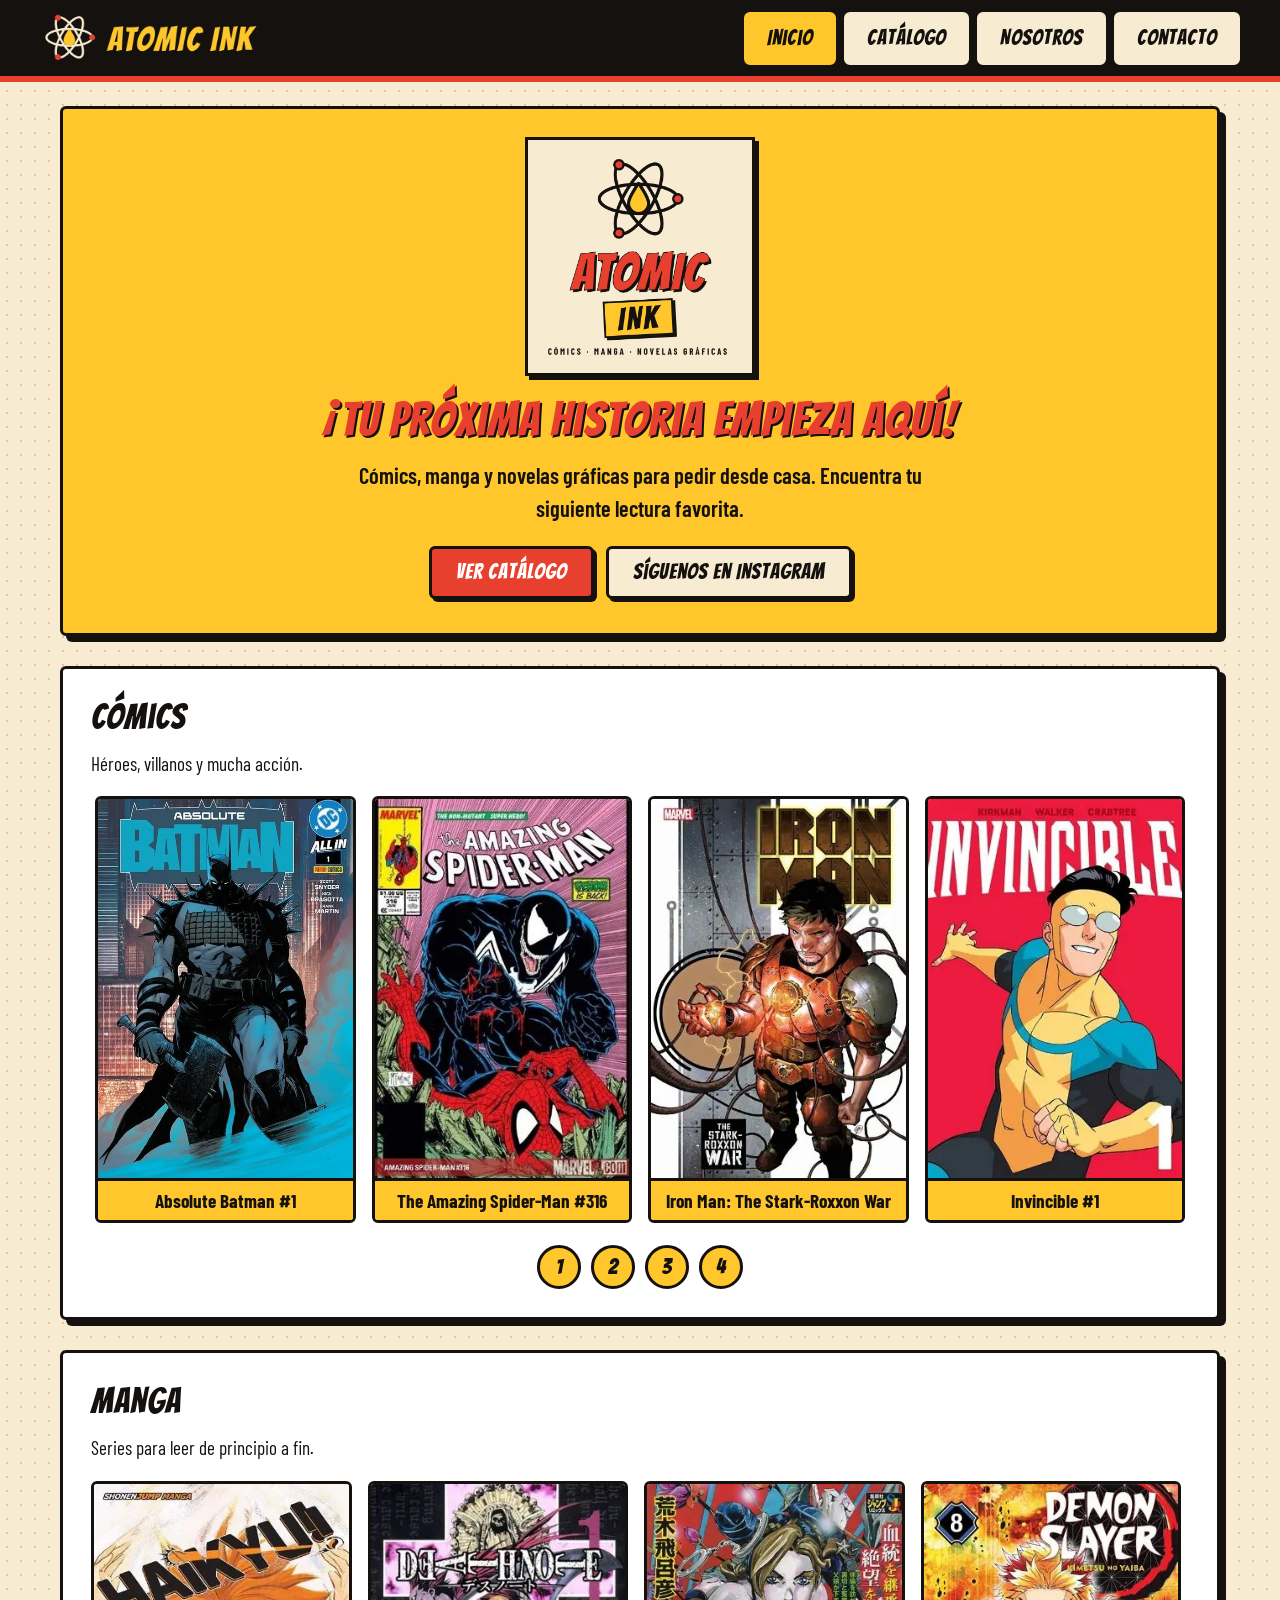
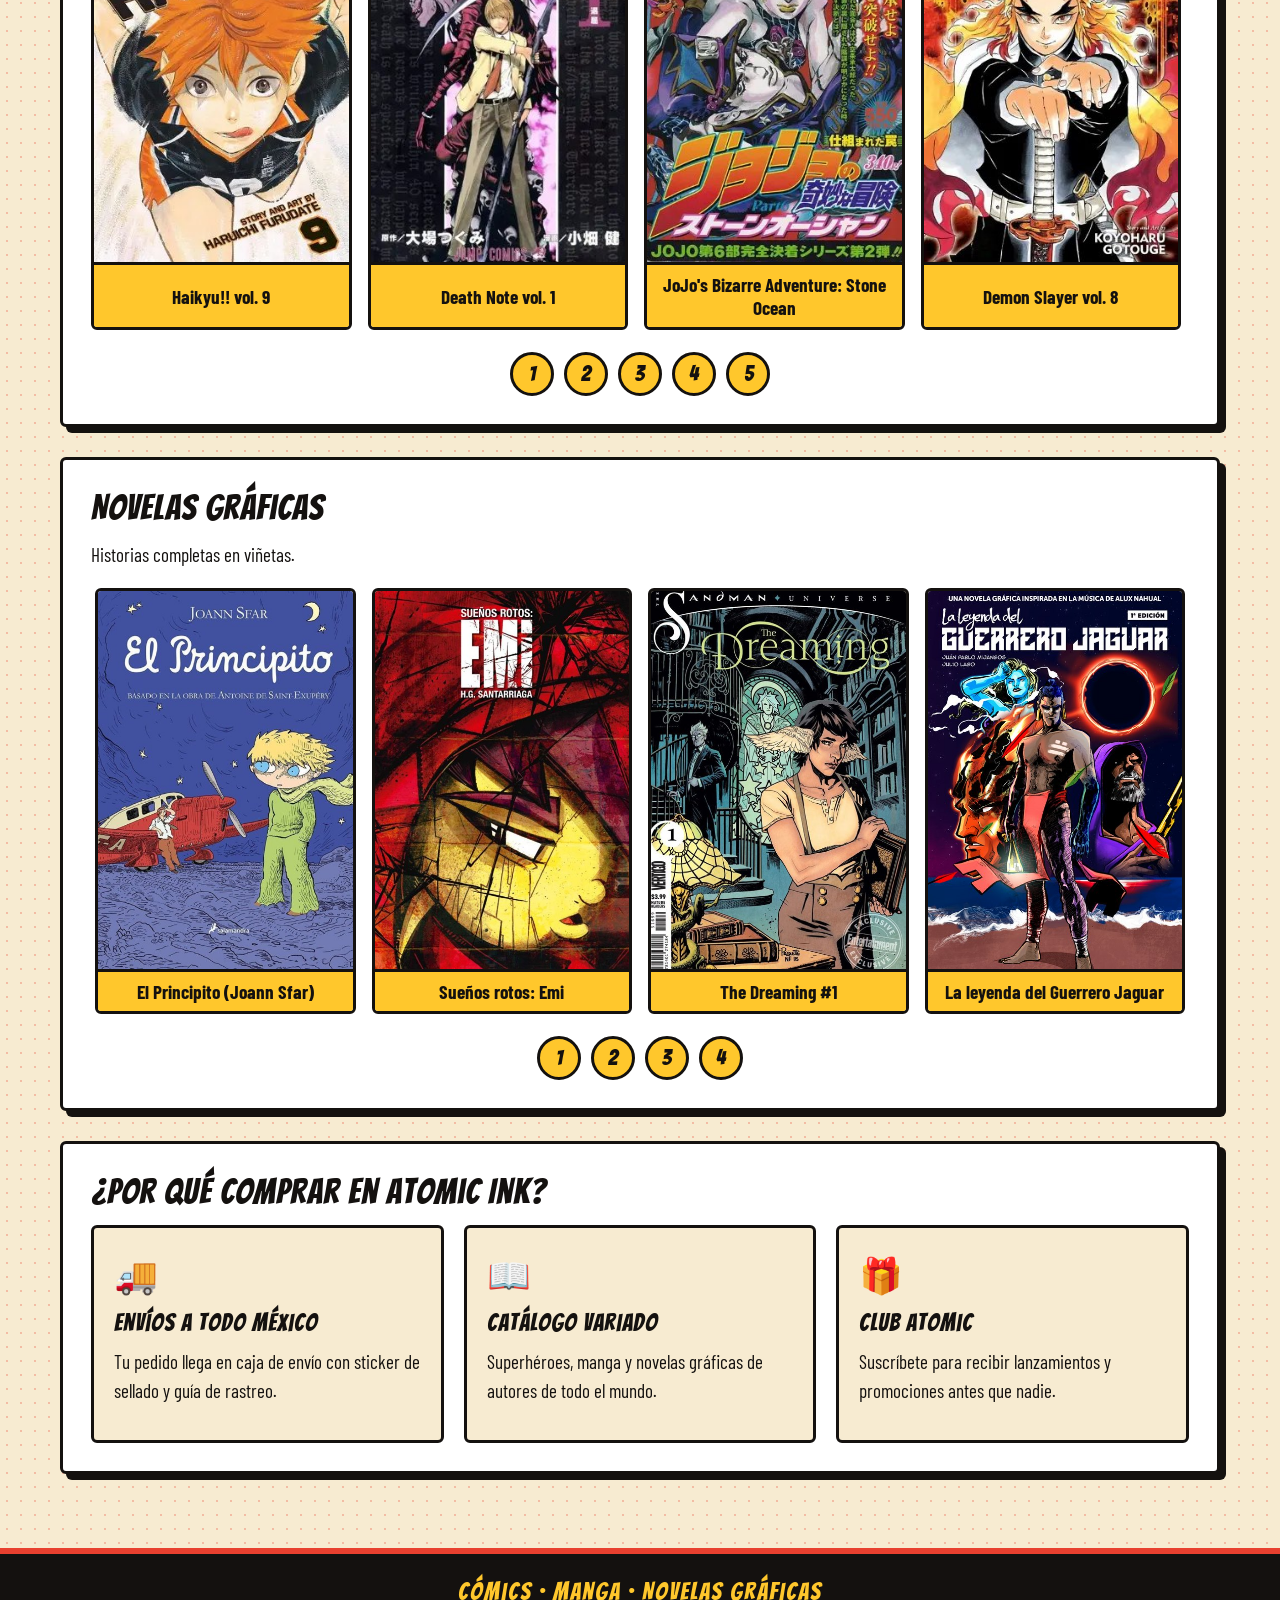
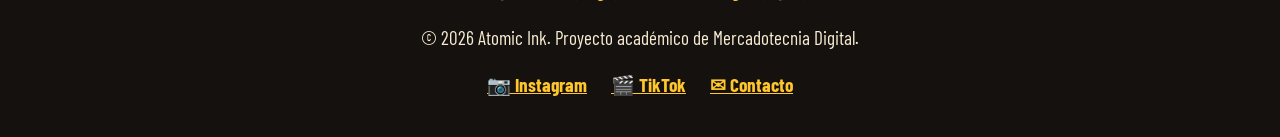
<file: index.html>
<!DOCTYPE html>
<html lang="es">
<head>
  <meta charset="UTF-8">
  <meta name="viewport" content="width=device-width, initial-scale=1.0">
  <meta name="description" content="Atomic Ink: tienda en línea de cómics, manga y novelas gráficas.">
  <title>Atomic Ink | Inicio</title>
  <link rel="icon" type="image/png" href="img/favicon.png">
  <link rel="preconnect" href="https://fonts.googleapis.com">
  <link rel="preconnect" href="https://fonts.gstatic.com" crossorigin>
  <link href="https://fonts.googleapis.com/css2?family=Bangers&family=Barlow+Condensed:wght@400;600;700&display=swap" rel="stylesheet">
  <link rel="stylesheet" href="styles.css">
</head>
<body>

  <header class="cabecera">
    <a href="index.html" class="logo-enlace"><img id="logo" src="img/logo-oscuro.png" alt="Logotipo de Atomic Ink: átomo con una gota de tinta"></a>

    <input type="checkbox" id="menu-check" class="menu-check">
    <label for="menu-check" class="menu-toggle" aria-label="Abrir o cerrar el menú">&#9776;</label>

    <nav class="menu" aria-label="Navegación principal">
      <ul>
        <li><a href="index.html" class="activo">Inicio</a></li>
        <li><a href="catalogo.html">Catálogo</a></li>
        <li><a href="nosotros.html">Nosotros</a></li>
        <li><a href="contacto.html">Contacto</a></li>
      </ul>
    </nav>
  </header>

  <main>
    <section class="seccion bienvenida">
      <img class="logo-grande" src="img/logo-principal.png" alt="Logotipo principal de Atomic Ink: átomo con gota de tinta y la leyenda cómics, manga, novelas gráficas">
      <h1>¡Tu próxima historia empieza aquí!</h1>
      <p>Cómics, manga y novelas gráficas para pedir desde casa. Encuentra tu siguiente lectura favorita.</p>
      <a href="catalogo.html" class="boton-primario">Ver catálogo</a>
      <a href="https://www.instagram.com/" target="_blank" rel="noopener" class="boton-secundario">Síguenos en Instagram</a>
    </section>

      <section class="seccion" aria-labelledby="t-comics">
        <h2 id="t-comics">Cómics</h2>
        <p>Héroes, villanos y mucha acción.</p>
        <div class="carrusel">
          <div class="slides">
            <figure class="slide" id="comics-1">
              <img src="img/batman.jpg" alt="Portada de Absolute Batman número 1: Batman con armadura de picos y un martillo frente a una ciudad">
              <figcaption>Absolute Batman #1</figcaption>
            </figure>
            <figure class="slide" id="comics-2">
              <img src="img/spiderman.jpg" alt="Portada de The Amazing Spider-Man 316: Venom sobre Spider-Man en tonos negro y rojo">
              <figcaption>The Amazing Spider-Man #316</figcaption>
            </figure>
            <figure class="slide" id="comics-3">
              <img src="img/ironman.jpg" alt="Portada de Iron Man The Stark-Roxxon War: Tony Stark con armadura y cables">
              <figcaption>Iron Man: The Stark-Roxxon War</figcaption>
            </figure>
            <figure class="slide" id="comics-4">
              <img src="img/invincible.jpg" alt="Portada de Invincible número 1: el héroe sonriente con traje azul y amarillo sobre fondo rojo">
              <figcaption>Invincible #1</figcaption>
            </figure>
          </div>
          <nav class="puntos" aria-label="Seleccionar portada de Cómics">
            <a href="#comics-1" aria-label="Ir a la portada 1 de Cómics">1</a>
            <a href="#comics-2" aria-label="Ir a la portada 2 de Cómics">2</a>
            <a href="#comics-3" aria-label="Ir a la portada 3 de Cómics">3</a>
            <a href="#comics-4" aria-label="Ir a la portada 4 de Cómics">4</a>
          </nav>
        </div>
      </section>
      <section class="seccion" aria-labelledby="t-manga">
        <h2 id="t-manga">Manga</h2>
        <p>Series para leer de principio a fin.</p>
        <div class="carrusel">
          <div class="slides">
            <figure class="slide" id="manga-1">
              <img src="img/haikyu.jpg" alt="Portada de Haikyu volumen 9: jugador de voleibol de cabello naranja mirando hacia arriba">
              <figcaption>Haikyu!! vol. 9</figcaption>
            </figure>
            <figure class="slide" id="manga-2">
              <img src="img/deathnote.jpg" alt="Portada de Death Note volumen 1: joven con cruz y un shinigami detrás">
              <figcaption>Death Note vol. 1</figcaption>
            </figure>
            <figure class="slide" id="manga-3">
              <img src="img/jojo.jpg" alt="Portada de JoJo Stone Ocean con dos personajes sobre fondo azul y rojo">
              <figcaption>JoJo's Bizarre Adventure: Stone Ocean</figcaption>
            </figure>
            <figure class="slide" id="manga-4">
              <img src="img/demonslayer.jpg" alt="Portada de Demon Slayer volumen 8: espadachín de cabello rubio y rojo con una espada">
              <figcaption>Demon Slayer vol. 8</figcaption>
            </figure>
            <figure class="slide" id="manga-5">
              <img src="img/jujutsu.jpg" alt="Portada de Jujutsu Kaisen volumen 7: personaje de cabello oscuro con sangre en el rostro">
              <figcaption>Jujutsu Kaisen vol. 7</figcaption>
            </figure>
          </div>
          <nav class="puntos" aria-label="Seleccionar portada de Manga">
            <a href="#manga-1" aria-label="Ir a la portada 1 de Manga">1</a>
            <a href="#manga-2" aria-label="Ir a la portada 2 de Manga">2</a>
            <a href="#manga-3" aria-label="Ir a la portada 3 de Manga">3</a>
            <a href="#manga-4" aria-label="Ir a la portada 4 de Manga">4</a>
            <a href="#manga-5" aria-label="Ir a la portada 5 de Manga">5</a>
          </nav>
        </div>
      </section>
      <section class="seccion" aria-labelledby="t-novelas">
        <h2 id="t-novelas">Novelas gráficas</h2>
        <p>Historias completas en viñetas.</p>
        <div class="carrusel">
          <div class="slides">
            <figure class="slide" id="novelas-1">
              <img src="img/principito.jpg" alt="Portada de El Principito de Joann Sfar: niño de cabello rubio con bufanda y un avión rojo">
              <figcaption>El Principito (Joann Sfar)</figcaption>
            </figure>
            <figure class="slide" id="novelas-2">
              <img src="img/emi.jpg" alt="Portada de Sueños rotos Emi de H. G. Santarriaga con ilustración en rojo y amarillo">
              <figcaption>Sueños rotos: Emi</figcaption>
            </figure>
            <figure class="slide" id="novelas-3">
              <img src="img/dreaming.jpg" alt="Portada de The Dreaming número 1: mujer con alas en la oreja dentro de una biblioteca">
              <figcaption>The Dreaming #1</figcaption>
            </figure>
            <figure class="slide" id="novelas-4">
              <img src="img/jaguar.jpg" alt="Portada de La leyenda del Guerrero Jaguar: guerrero frente a un eclipse y otros personajes">
              <figcaption>La leyenda del Guerrero Jaguar</figcaption>
            </figure>
          </div>
          <nav class="puntos" aria-label="Seleccionar portada de Novelas gráficas">
            <a href="#novelas-1" aria-label="Ir a la portada 1 de Novelas gráficas">1</a>
            <a href="#novelas-2" aria-label="Ir a la portada 2 de Novelas gráficas">2</a>
            <a href="#novelas-3" aria-label="Ir a la portada 3 de Novelas gráficas">3</a>
            <a href="#novelas-4" aria-label="Ir a la portada 4 de Novelas gráficas">4</a>
          </nav>
        </div>
      </section>
    <section class="seccion">
      <h2>¿Por qué comprar en Atomic Ink?</h2>
      <div class="rejilla tres">
        <article class="tarjeta">
          <span class="icono" aria-hidden="true">&#128666;</span>
          <h3>Envíos a todo México</h3>
          <p>Tu pedido llega en caja de envío con sticker de sellado y guía de rastreo.</p>
        </article>
        <article class="tarjeta">
          <span class="icono" aria-hidden="true">&#128214;</span>
          <h3>Catálogo variado</h3>
          <p>Superhéroes, manga y novelas gráficas de autores de todo el mundo.</p>
        </article>
        <article class="tarjeta">
          <span class="icono" aria-hidden="true">&#127873;</span>
          <h3>Club Atomic</h3>
          <p>Suscríbete para recibir lanzamientos y promociones antes que nadie.</p>
        </article>
      </div>
    </section>
  </main>

  <footer class="pie">
    <p class="lema">Cómics · Manga · Novelas gráficas</p>
    <p>&copy; 2026 Atomic Ink. Proyecto académico de Mercadotecnia Digital.</p>
    <p>
      <a href="https://www.instagram.com/" target="_blank" rel="noopener"><span aria-hidden="true">&#128247;</span> Instagram</a>
      <a href="https://www.tiktok.com/" target="_blank" rel="noopener"><span aria-hidden="true">&#127916;</span> TikTok</a>
      <a href="contacto.html"><span aria-hidden="true">&#9993;</span> Contacto</a>
    </p>
  </footer>

</body>
</html>
</file>
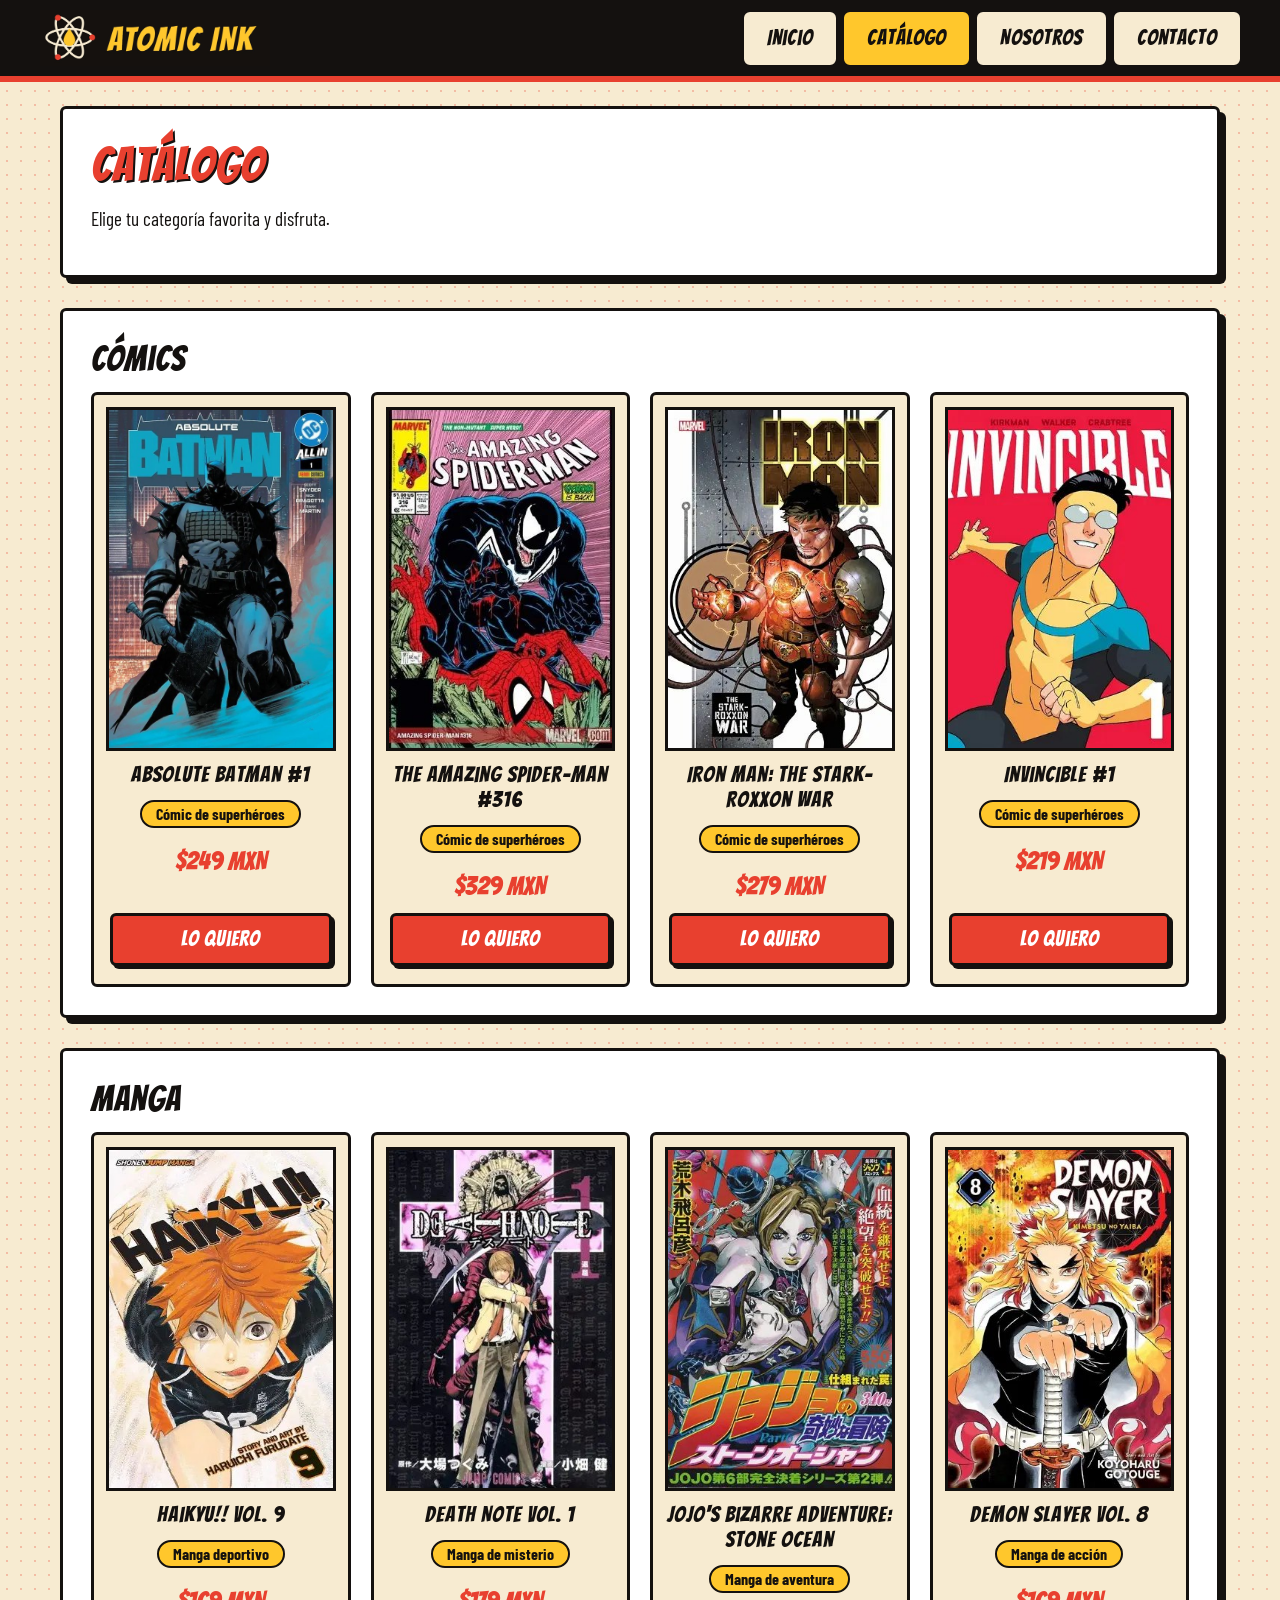
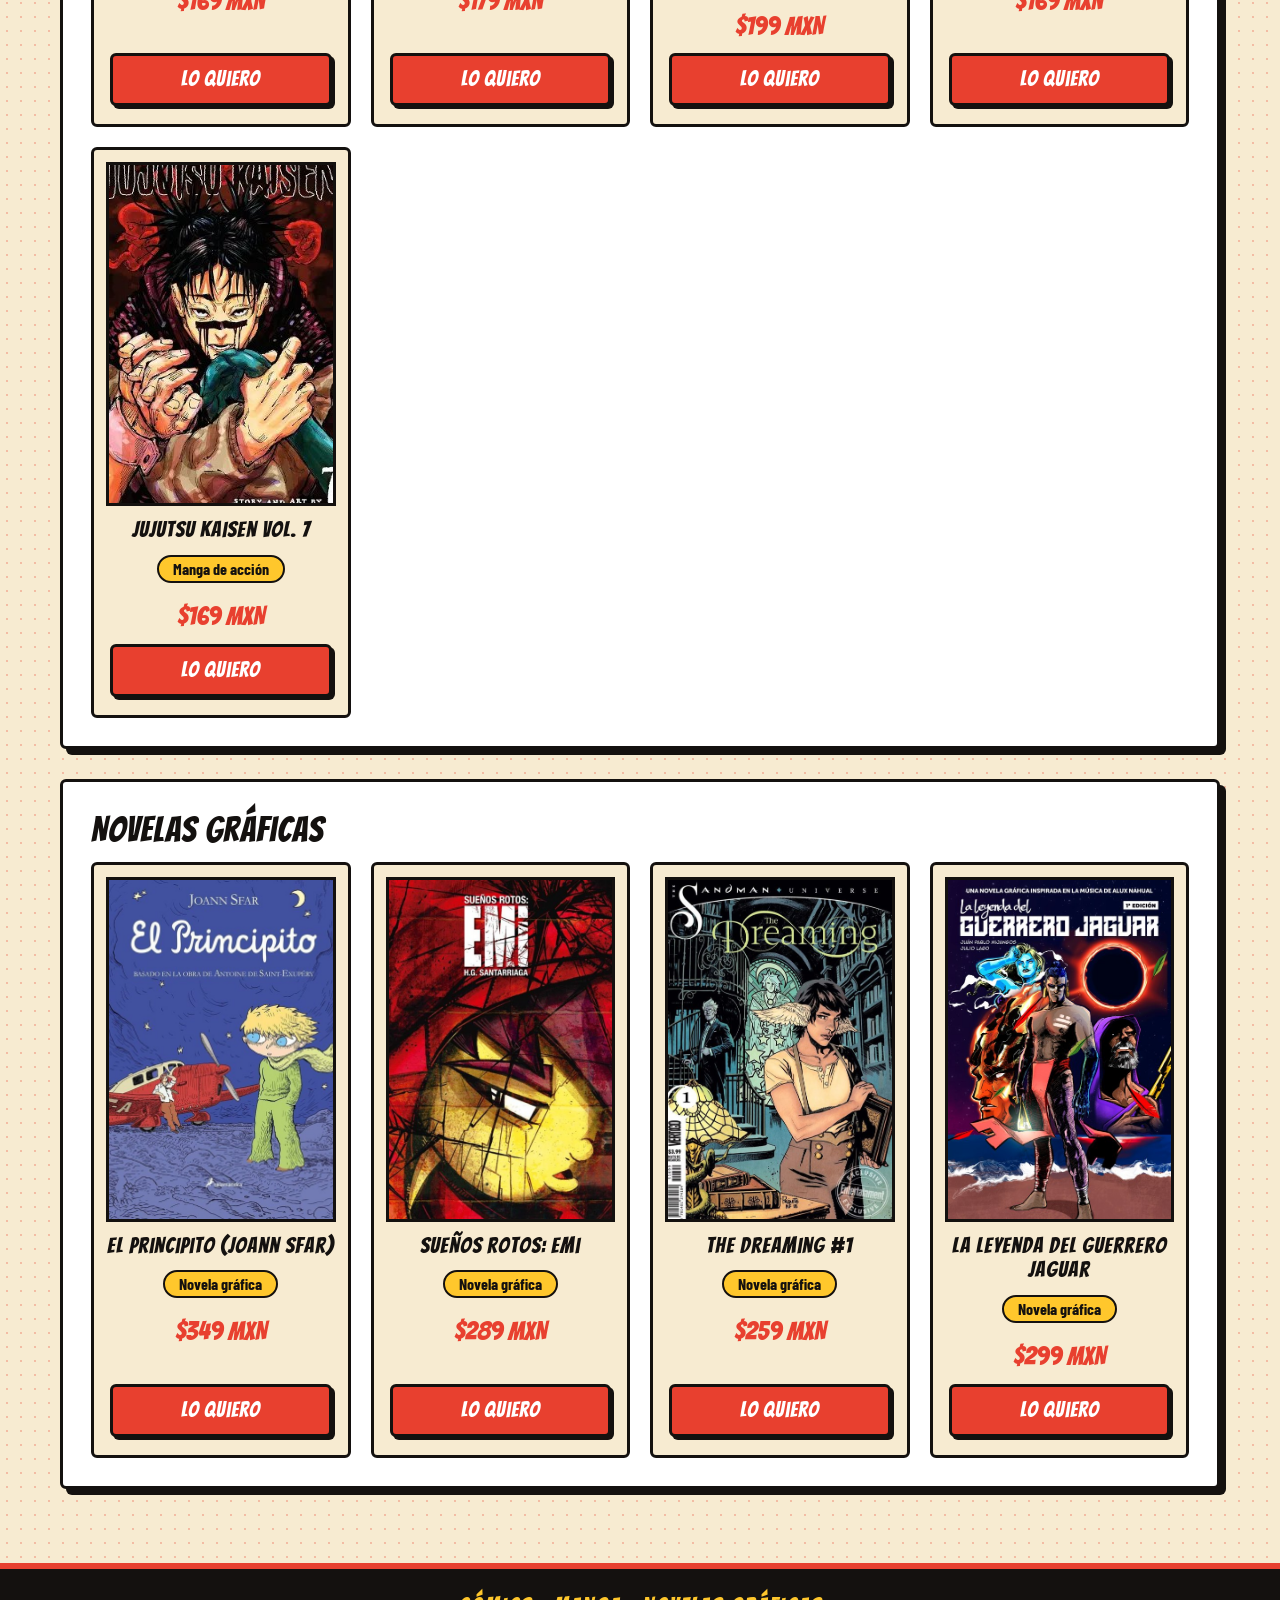
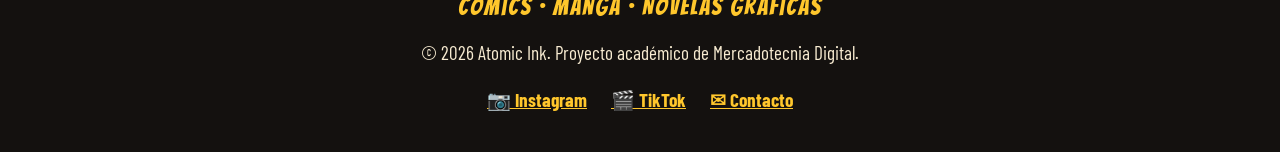
<file: catalogo.html>
<!DOCTYPE html>
<html lang="es">
<head>
  <meta charset="UTF-8">
  <meta name="viewport" content="width=device-width, initial-scale=1.0">
  <meta name="description" content="Catálogo de cómics, manga y novelas gráficas de Atomic Ink.">
  <title>Atomic Ink | Catálogo</title>
  <link rel="icon" type="image/png" href="img/favicon.png">
  <link rel="preconnect" href="https://fonts.googleapis.com">
  <link rel="preconnect" href="https://fonts.gstatic.com" crossorigin>
  <link href="https://fonts.googleapis.com/css2?family=Bangers&family=Barlow+Condensed:wght@400;600;700&display=swap" rel="stylesheet">
  <link rel="stylesheet" href="styles.css">
</head>
<body>

  <header class="cabecera">
    <a href="index.html" class="logo-enlace"><img id="logo" src="img/logo-oscuro.png" alt="Logotipo de Atomic Ink: átomo con una gota de tinta"></a>

    <input type="checkbox" id="menu-check" class="menu-check">
    <label for="menu-check" class="menu-toggle" aria-label="Abrir o cerrar el menú">&#9776;</label>

    <nav class="menu" aria-label="Navegación principal">
      <ul>
        <li><a href="index.html">Inicio</a></li>
        <li><a href="catalogo.html" class="activo">Catálogo</a></li>
        <li><a href="nosotros.html">Nosotros</a></li>
        <li><a href="contacto.html">Contacto</a></li>
      </ul>
    </nav>
  </header>

  <main>
    <section class="seccion">
      <h1>Catálogo</h1>
      <p>Elige tu categoría favorita y disfruta.</p>
    </section>

    <section class="seccion" aria-labelledby="c-comics">
      <h2 id="c-comics">Cómics</h2>
      <div class="rejilla cuatro">
        <article class="producto">
          <img src="img/batman.jpg" alt="Portada de Absolute Batman número 1: Batman con armadura de picos y un martillo frente a una ciudad">
          <h3>Absolute Batman #1</h3>
          <p class="etiqueta">Cómic de superhéroes</p>
          <p class="precio">$249 MXN</p>
          <a href="contacto.html" class="boton-primario">Lo quiero</a>
        </article>
        <article class="producto">
          <img src="img/spiderman.jpg" alt="Portada de The Amazing Spider-Man 316: Venom sobre Spider-Man en tonos negro y rojo">
          <h3>The Amazing Spider-Man #316</h3>
          <p class="etiqueta">Cómic de superhéroes</p>
          <p class="precio">$329 MXN</p>
          <a href="contacto.html" class="boton-primario">Lo quiero</a>
        </article>
        <article class="producto">
          <img src="img/ironman.jpg" alt="Portada de Iron Man The Stark-Roxxon War: Tony Stark con armadura y cables">
          <h3>Iron Man: The Stark-Roxxon War</h3>
          <p class="etiqueta">Cómic de superhéroes</p>
          <p class="precio">$279 MXN</p>
          <a href="contacto.html" class="boton-primario">Lo quiero</a>
        </article>
        <article class="producto">
          <img src="img/invincible.jpg" alt="Portada de Invincible número 1: el héroe sonriente con traje azul y amarillo sobre fondo rojo">
          <h3>Invincible #1</h3>
          <p class="etiqueta">Cómic de superhéroes</p>
          <p class="precio">$219 MXN</p>
          <a href="contacto.html" class="boton-primario">Lo quiero</a>
        </article>
      </div>
    </section>

    <section class="seccion" aria-labelledby="c-manga">
      <h2 id="c-manga">Manga</h2>
      <div class="rejilla cuatro">
        <article class="producto">
          <img src="img/haikyu.jpg" alt="Portada de Haikyu volumen 9: jugador de voleibol de cabello naranja mirando hacia arriba">
          <h3>Haikyu!! vol. 9</h3>
          <p class="etiqueta">Manga deportivo</p>
          <p class="precio">$169 MXN</p>
          <a href="contacto.html" class="boton-primario">Lo quiero</a>
        </article>
        <article class="producto">
          <img src="img/deathnote.jpg" alt="Portada de Death Note volumen 1: joven con cruz y un shinigami detrás">
          <h3>Death Note vol. 1</h3>
          <p class="etiqueta">Manga de misterio</p>
          <p class="precio">$179 MXN</p>
          <a href="contacto.html" class="boton-primario">Lo quiero</a>
        </article>
        <article class="producto">
          <img src="img/jojo.jpg" alt="Portada de JoJo Stone Ocean con dos personajes sobre fondo azul y rojo">
          <h3>JoJo's Bizarre Adventure: Stone Ocean</h3>
          <p class="etiqueta">Manga de aventura</p>
          <p class="precio">$199 MXN</p>
          <a href="contacto.html" class="boton-primario">Lo quiero</a>
        </article>
        <article class="producto">
          <img src="img/demonslayer.jpg" alt="Portada de Demon Slayer volumen 8: espadachín de cabello rubio y rojo con una espada">
          <h3>Demon Slayer vol. 8</h3>
          <p class="etiqueta">Manga de acción</p>
          <p class="precio">$169 MXN</p>
          <a href="contacto.html" class="boton-primario">Lo quiero</a>
        </article>
        <article class="producto">
          <img src="img/jujutsu.jpg" alt="Portada de Jujutsu Kaisen volumen 7: personaje de cabello oscuro con sangre en el rostro">
          <h3>Jujutsu Kaisen vol. 7</h3>
          <p class="etiqueta">Manga de acción</p>
          <p class="precio">$169 MXN</p>
          <a href="contacto.html" class="boton-primario">Lo quiero</a>
        </article>
      </div>
    </section>

    <section class="seccion" aria-labelledby="c-novelas">
      <h2 id="c-novelas">Novelas gráficas</h2>
      <div class="rejilla cuatro">
        <article class="producto">
          <img src="img/principito.jpg" alt="Portada de El Principito de Joann Sfar: niño de cabello rubio con bufanda y un avión rojo">
          <h3>El Principito (Joann Sfar)</h3>
          <p class="etiqueta">Novela gráfica</p>
          <p class="precio">$349 MXN</p>
          <a href="contacto.html" class="boton-primario">Lo quiero</a>
        </article>
        <article class="producto">
          <img src="img/emi.jpg" alt="Portada de Sueños rotos Emi de H. G. Santarriaga con ilustración en rojo y amarillo">
          <h3>Sueños rotos: Emi</h3>
          <p class="etiqueta">Novela gráfica</p>
          <p class="precio">$289 MXN</p>
          <a href="contacto.html" class="boton-primario">Lo quiero</a>
        </article>
        <article class="producto">
          <img src="img/dreaming.jpg" alt="Portada de The Dreaming número 1: mujer con alas en la oreja dentro de una biblioteca">
          <h3>The Dreaming #1</h3>
          <p class="etiqueta">Novela gráfica</p>
          <p class="precio">$259 MXN</p>
          <a href="contacto.html" class="boton-primario">Lo quiero</a>
        </article>
        <article class="producto">
          <img src="img/jaguar.jpg" alt="Portada de La leyenda del Guerrero Jaguar: guerrero frente a un eclipse y otros personajes">
          <h3>La leyenda del Guerrero Jaguar</h3>
          <p class="etiqueta">Novela gráfica</p>
          <p class="precio">$299 MXN</p>
          <a href="contacto.html" class="boton-primario">Lo quiero</a>
        </article>
      </div>
    </section>

  </main>

  <footer class="pie">
    <p class="lema">Cómics · Manga · Novelas gráficas</p>
    <p>&copy; 2026 Atomic Ink. Proyecto académico de Mercadotecnia Digital.</p>
    <p>
      <a href="https://www.instagram.com/" target="_blank" rel="noopener"><span aria-hidden="true">&#128247;</span> Instagram</a>
      <a href="https://www.tiktok.com/" target="_blank" rel="noopener"><span aria-hidden="true">&#127916;</span> TikTok</a>
      <a href="contacto.html"><span aria-hidden="true">&#9993;</span> Contacto</a>
    </p>
  </footer>

</body>
</html>
</file>
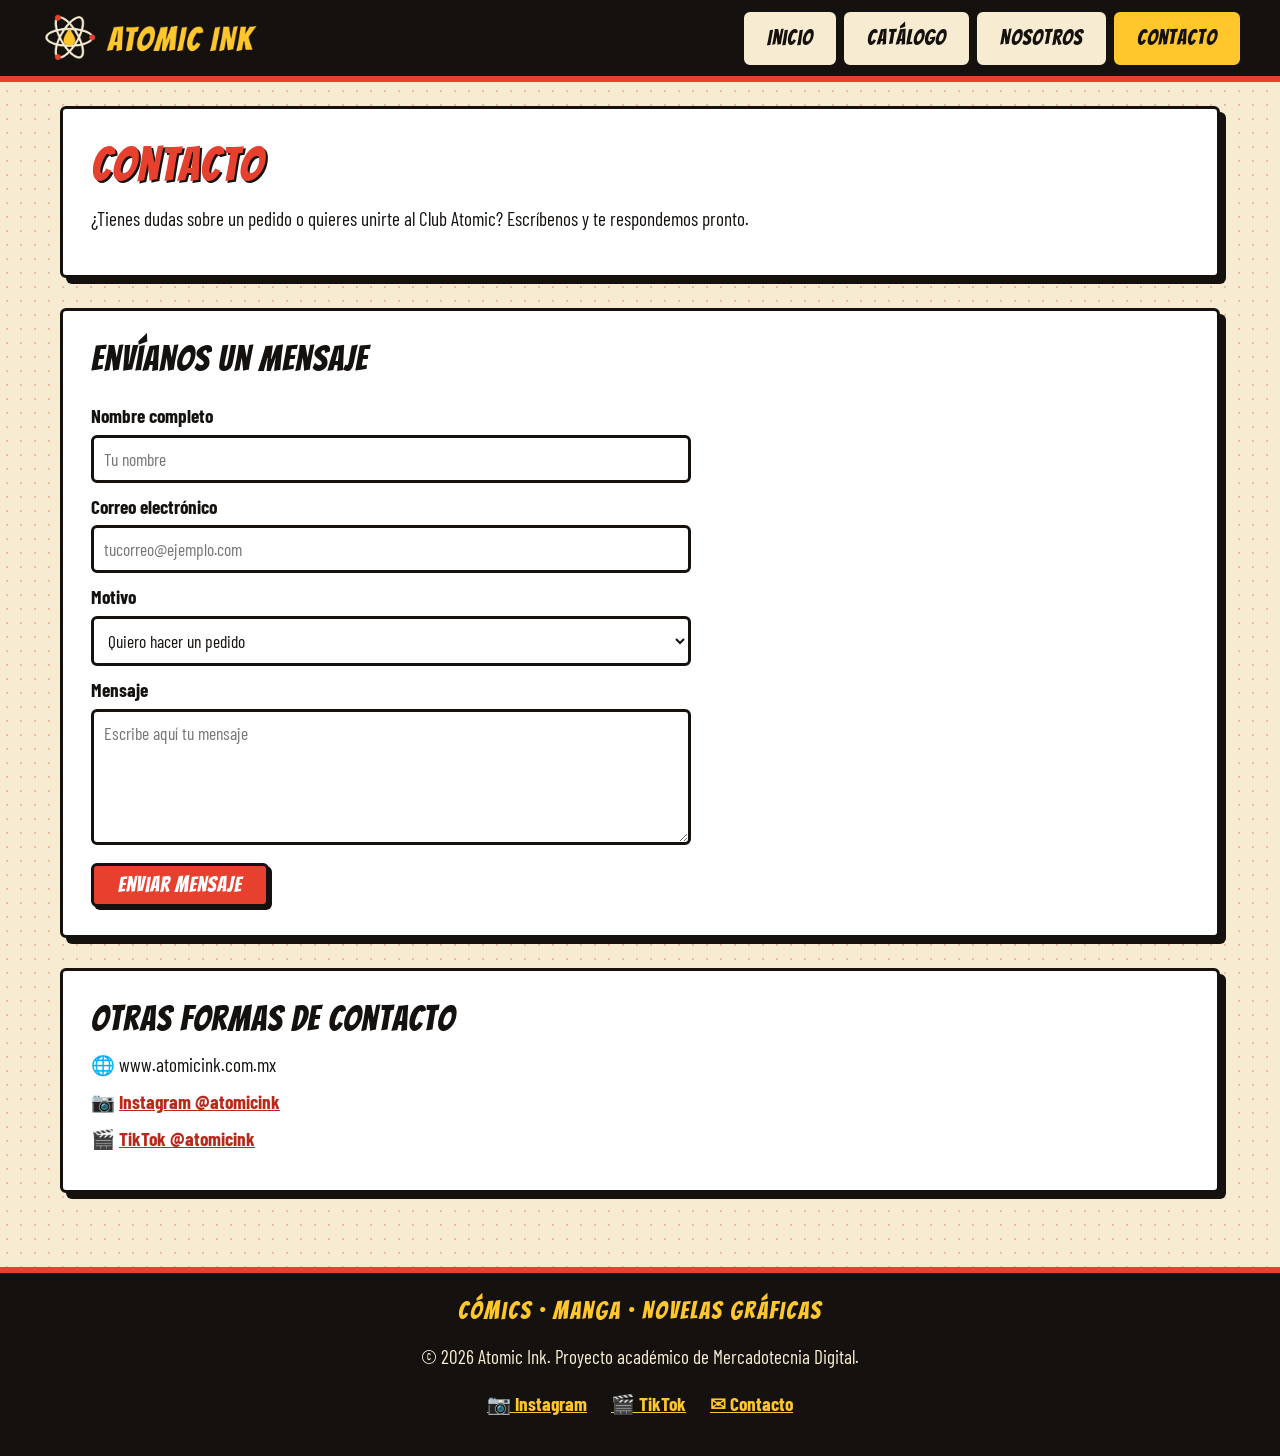
<file: contacto.html>
<!DOCTYPE html>
<html lang="es">
<head>
  <meta charset="UTF-8">
  <meta name="viewport" content="width=device-width, initial-scale=1.0">
  <meta name="description" content="Contacta a Atomic Ink para pedidos, dudas o unirte al Club Atomic.">
  <title>Atomic Ink | Contacto</title>
  <link rel="icon" type="image/png" href="img/favicon.png">
  <link rel="preconnect" href="https://fonts.googleapis.com">
  <link rel="preconnect" href="https://fonts.gstatic.com" crossorigin>
  <link href="https://fonts.googleapis.com/css2?family=Bangers&family=Barlow+Condensed:wght@400;600;700&display=swap" rel="stylesheet">
  <link rel="stylesheet" href="styles.css">
</head>
<body>

  <header class="cabecera">
    <a href="index.html" class="logo-enlace"><img id="logo" src="img/logo-oscuro.png" alt="Logotipo de Atomic Ink: átomo con una gota de tinta"></a>

    <input type="checkbox" id="menu-check" class="menu-check">
    <label for="menu-check" class="menu-toggle" aria-label="Abrir o cerrar el menú">&#9776;</label>

    <nav class="menu" aria-label="Navegación principal">
      <ul>
        <li><a href="index.html">Inicio</a></li>
        <li><a href="catalogo.html">Catálogo</a></li>
        <li><a href="nosotros.html">Nosotros</a></li>
        <li><a href="contacto.html" class="activo">Contacto</a></li>
      </ul>
    </nav>
  </header>

  <main>
    <section class="seccion">
      <h1>Contacto</h1>
      <p>¿Tienes dudas sobre un pedido o quieres unirte al Club Atomic? Escríbenos y te respondemos pronto.</p>
    </section>

    <section class="seccion">
      <h2>Envíanos un mensaje</h2>
      <form class="formulario" action="#" method="post">
        <label for="nombre">Nombre completo</label>
        <input type="text" id="nombre" name="nombre" placeholder="Tu nombre" required>

        <label for="correo">Correo electrónico</label>
        <input type="email" id="correo" name="correo" placeholder="tucorreo@ejemplo.com" required>

        <label for="tema">Motivo</label>
        <select id="tema" name="tema">
          <option>Quiero hacer un pedido</option>
          <option>Duda sobre un producto</option>
          <option>Unirme al Club Atomic</option>
        </select>

        <label for="mensaje">Mensaje</label>
        <textarea id="mensaje" name="mensaje" rows="5" placeholder="Escribe aquí tu mensaje" required></textarea>

        <button type="submit" class="boton-primario">Enviar mensaje</button>
      </form>
    </section>

    <section class="seccion">
      <h2>Otras formas de contacto</h2>
      <ul class="lista-contacto">
        <li><span aria-hidden="true">&#127760;</span> www.atomicink.com.mx</li>
        <li><span aria-hidden="true">&#128247;</span> <a href="https://www.instagram.com/" target="_blank" rel="noopener">Instagram @atomicink</a></li>
        <li><span aria-hidden="true">&#127916;</span> <a href="https://www.tiktok.com/" target="_blank" rel="noopener">TikTok @atomicink</a></li>
      </ul>
    </section>
  </main>

  <footer class="pie">
    <p class="lema">Cómics · Manga · Novelas gráficas</p>
    <p>&copy; 2026 Atomic Ink. Proyecto académico de Mercadotecnia Digital.</p>
    <p>
      <a href="https://www.instagram.com/" target="_blank" rel="noopener"><span aria-hidden="true">&#128247;</span> Instagram</a>
      <a href="https://www.tiktok.com/" target="_blank" rel="noopener"><span aria-hidden="true">&#127916;</span> TikTok</a>
      <a href="contacto.html"><span aria-hidden="true">&#9993;</span> Contacto</a>
    </p>
  </footer>

</body>
</html>
</file>
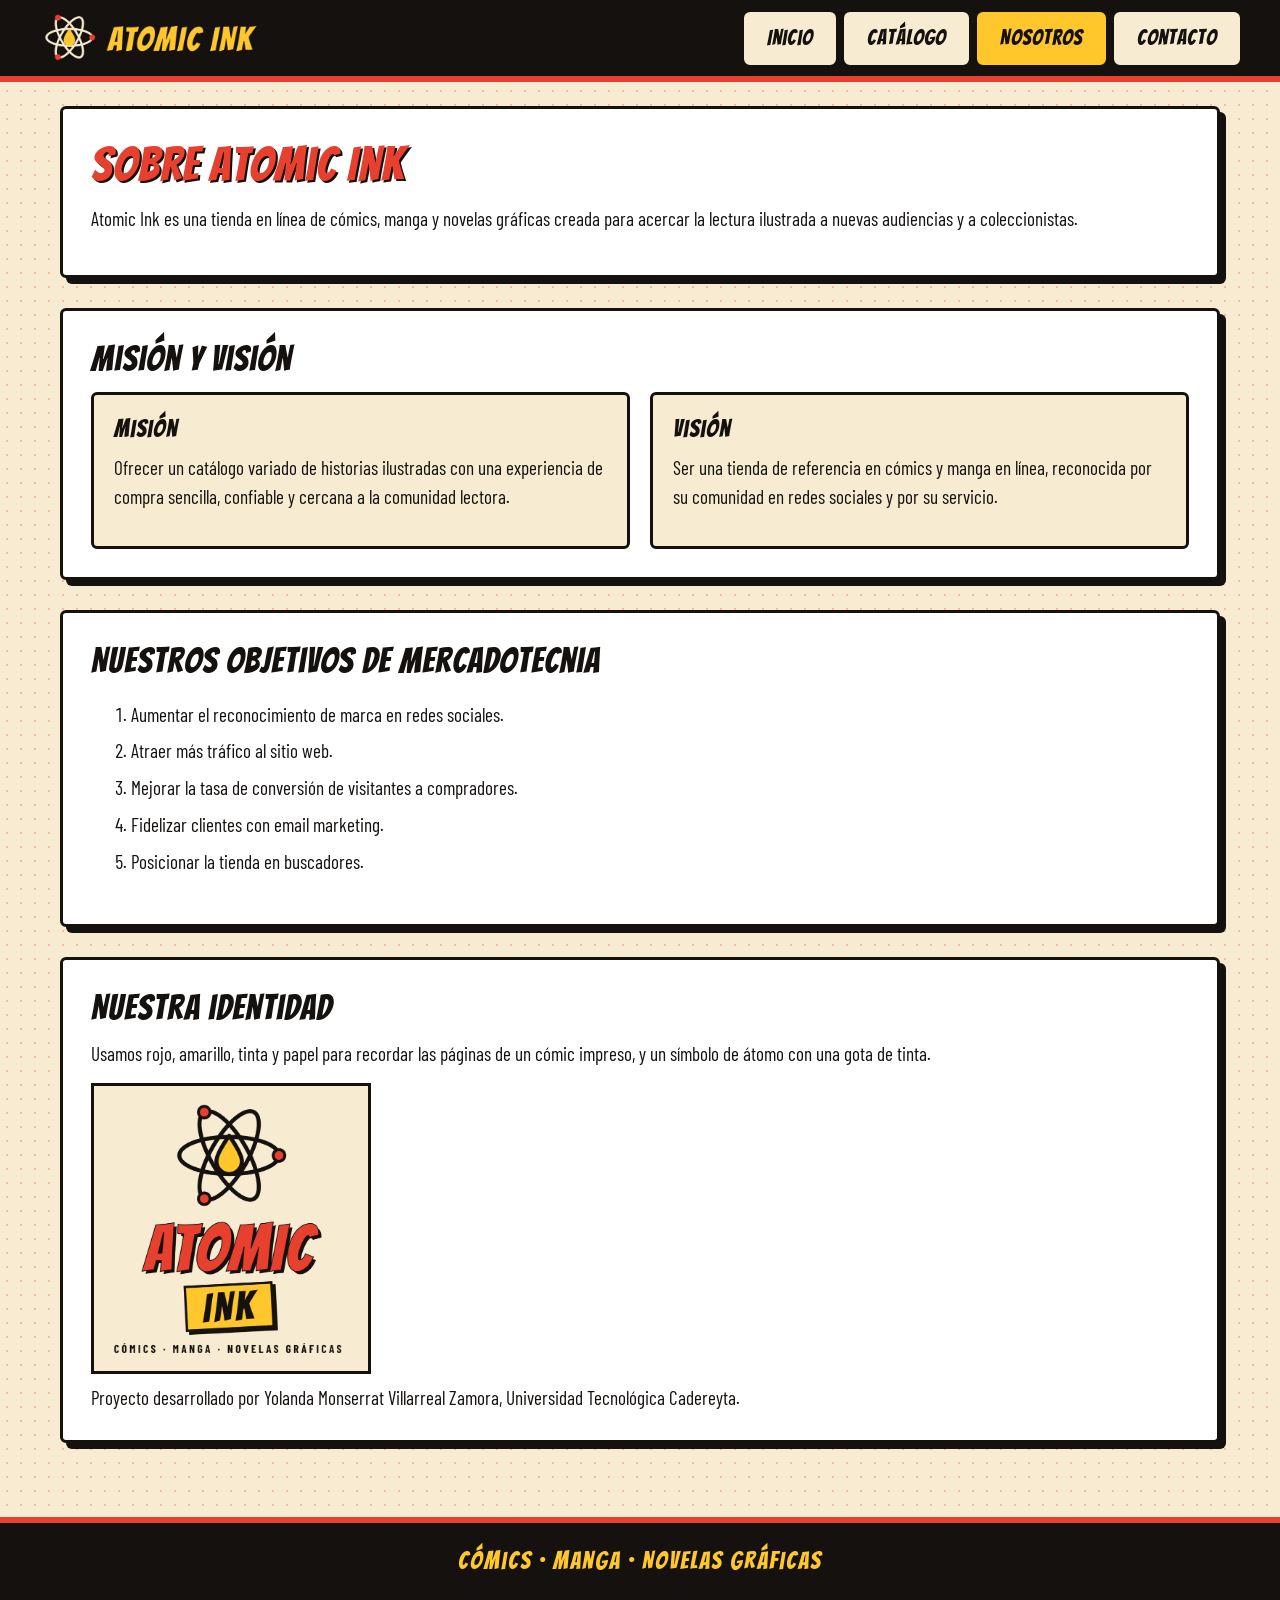
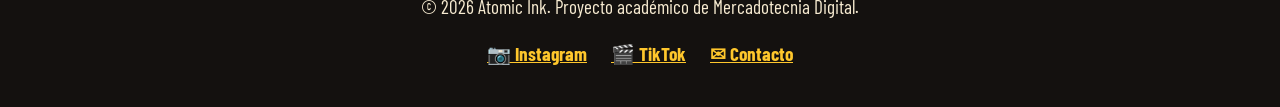
<file: nosotros.html>
<!DOCTYPE html>
<html lang="es">
<head>
  <meta charset="UTF-8">
  <meta name="viewport" content="width=device-width, initial-scale=1.0">
  <meta name="description" content="Conoce la historia, misión y objetivos de Atomic Ink.">
  <title>Atomic Ink | Nosotros</title>
  <link rel="icon" type="image/png" href="img/favicon.png">
  <link rel="preconnect" href="https://fonts.googleapis.com">
  <link rel="preconnect" href="https://fonts.gstatic.com" crossorigin>
  <link href="https://fonts.googleapis.com/css2?family=Bangers&family=Barlow+Condensed:wght@400;600;700&display=swap" rel="stylesheet">
  <link rel="stylesheet" href="styles.css">
</head>
<body>

  <header class="cabecera">
    <a href="index.html" class="logo-enlace"><img id="logo" src="img/logo-oscuro.png" alt="Logotipo de Atomic Ink: átomo con una gota de tinta"></a>

    <input type="checkbox" id="menu-check" class="menu-check">
    <label for="menu-check" class="menu-toggle" aria-label="Abrir o cerrar el menú">&#9776;</label>

    <nav class="menu" aria-label="Navegación principal">
      <ul>
        <li><a href="index.html">Inicio</a></li>
        <li><a href="catalogo.html">Catálogo</a></li>
        <li><a href="nosotros.html" class="activo">Nosotros</a></li>
        <li><a href="contacto.html">Contacto</a></li>
      </ul>
    </nav>
  </header>

  <main>
    <section class="seccion">
      <h1>Sobre Atomic Ink</h1>
      <p>Atomic Ink es una tienda en línea de cómics, manga y novelas gráficas creada para acercar la lectura ilustrada a nuevas audiencias y a coleccionistas.</p>
    </section>

    <section class="seccion">
      <h2>Misión y visión</h2>
      <div class="rejilla dos">
        <article class="tarjeta">
          <h3>Misión</h3>
          <p>Ofrecer un catálogo variado de historias ilustradas con una experiencia de compra sencilla, confiable y cercana a la comunidad lectora.</p>
        </article>
        <article class="tarjeta">
          <h3>Visión</h3>
          <p>Ser una tienda de referencia en cómics y manga en línea, reconocida por su comunidad en redes sociales y por su servicio.</p>
        </article>
      </div>
    </section>

    <section class="seccion">
      <h2>Nuestros objetivos de mercadotecnia</h2>
      <ol class="lista-objetivos">
        <li>Aumentar el reconocimiento de marca en redes sociales.</li>
        <li>Atraer más tráfico al sitio web.</li>
        <li>Mejorar la tasa de conversión de visitantes a compradores.</li>
        <li>Fidelizar clientes con email marketing.</li>
        <li>Posicionar la tienda en buscadores.</li>
      </ol>
    </section>

    <section class="seccion">
      <h2>Nuestra identidad</h2>
      <p>Usamos rojo, amarillo, tinta y papel para recordar las páginas de un cómic impreso, y un símbolo de átomo con una gota de tinta.</p>
      <figure class="figura-equipo">
        <img src="img/logo-principal.png" alt="Logotipo principal de Atomic Ink: átomo con gota de tinta y la leyenda cómics, manga, novelas gráficas">
        <figcaption>Proyecto desarrollado por Yolanda Monserrat Villarreal Zamora, Universidad Tecnológica Cadereyta.</figcaption>
      </figure>
    </section>
  </main>

  <footer class="pie">
    <p class="lema">Cómics · Manga · Novelas gráficas</p>
    <p>&copy; 2026 Atomic Ink. Proyecto académico de Mercadotecnia Digital.</p>
    <p>
      <a href="https://www.instagram.com/" target="_blank" rel="noopener"><span aria-hidden="true">&#128247;</span> Instagram</a>
      <a href="https://www.tiktok.com/" target="_blank" rel="noopener"><span aria-hidden="true">&#127916;</span> TikTok</a>
      <a href="contacto.html"><span aria-hidden="true">&#9993;</span> Contacto</a>
    </p>
  </footer>

</body>
</html>
</file>
<file: styles.css>
:root {
  --rojo: #E8402F;
  --amarillo: #FFC72C;
  --tinta: #14110F;
  --papel: #F7EBD1;
  --blanco: #FFFFFF;
  --borde: 3px solid #14110F;
  --sombra: 6px 6px 0 #14110F;
}

* {
  box-sizing: border-box;
}

html {
  scroll-behavior: smooth;
}


body {
  margin: 0;
  font-family: "Barlow Condensed", "Arial Narrow", Arial, sans-serif;
  font-size: 1.2rem;
  line-height: 1.5;
  color: var(--tinta);
  background-color: var(--papel);
  background-image: radial-gradient(rgba(232, 64, 47, 0.28) 1.4px, transparent 1.5px);
  background-size: 14px 14px;
}

h1, h2, h3 {
  font-family: Bangers, Impact, "Arial Black", sans-serif;
  font-weight: normal;
  letter-spacing: 1px;
  line-height: 1.15;
  margin: 0 0 12px;
}

h1 { font-size: 3rem;   color: var(--rojo); text-shadow: 2px 2px 0 var(--tinta); }
h2 { font-size: 2.2rem; color: var(--tinta); }
h3 { font-size: 1.5rem; color: var(--tinta); }

p {
  margin: 0 0 14px;
}

a {
  color: #B52A1B;
  font-weight: 700;
}

a:hover,
a:focus {
  color: var(--tinta);
}

img {
  max-width: 100%;
  height: auto;
  display: block;
}

video,
iframe {
  max-width: 100%;
  height: auto;
}


.cabecera {
  display: flex;
  align-items: center;
  justify-content: space-between;
  flex-wrap: wrap;
  padding: 10px 40px;
  background-color: var(--tinta);
  border-bottom: 6px solid var(--rojo);
}


#logo {
  width: 230px;
}

.menu ul {
  display: flex;
  gap: 8px;
  list-style: none;
  margin: 0;
  padding: 0;
}

.menu a {
  display: block;
  padding: 8px 20px;
  font-family: Bangers, Impact, sans-serif;
  font-size: 1.3rem;
  font-weight: normal;
  letter-spacing: 1px;
  text-decoration: none;
  color: var(--tinta);
  background-color: var(--papel);
  border: 3px solid var(--papel);
  border-radius: 6px;
}

.menu a:hover,
.menu a:focus,
.menu a.activo {
  background-color: var(--amarillo);
  border-color: var(--amarillo);
  color: var(--tinta);
}


.menu-check {
  display: none;
}

.menu-toggle {
  display: none;
  font-size: 2rem;
  line-height: 1;
  padding: 6px 14px;
  cursor: pointer;
  color: var(--tinta);
  background-color: var(--amarillo);
  border-radius: 6px;
}


main {
  max-width: 1200px;
  margin: 0 auto;
  padding: 24px 20px;
}

.seccion {
  margin: 0 0 30px;
  padding: 28px;
  background-color: var(--blanco);
  border: var(--borde);
  border-radius: 6px;
  box-shadow: var(--sombra);
}

.bienvenida {
  background-color: var(--amarillo);
  text-align: center;
}

.bienvenida p {
  max-width: 640px;
  margin-left: auto;
  margin-right: auto;
  font-size: 1.4rem;
  font-weight: 600;
}

.logo-grande {
  width: 230px;
  margin: 0 auto 16px;
  padding: 12px;
  background-color: var(--papel);
  border: var(--borde);
  box-shadow: 4px 4px 0 var(--tinta);
}


.boton-primario,
.boton-secundario {
  display: inline-block;
  min-height: 44px;
  padding: 8px 24px;
  margin: 6px 4px;
  font-family: Bangers, Impact, sans-serif;
  font-size: 1.3rem;
  font-weight: normal;
  letter-spacing: 1px;
  text-decoration: none;
  text-align: center;
  cursor: pointer;
  border: var(--borde);
  border-radius: 6px;
  box-shadow: 3px 3px 0 var(--tinta);
}

.boton-primario {
  background-color: var(--rojo);
  color: var(--blanco);
}

.boton-secundario {
  background-color: var(--papel);
  color: var(--tinta);
}

.boton-primario:hover,
.boton-primario:focus {
  background-color: var(--tinta);
  color: var(--amarillo);
}

.boton-secundario:hover,
.boton-secundario:focus {
  background-color: var(--tinta);
  color: var(--papel);
}


.rejilla {
  display: grid;
  gap: 20px;
}

.rejilla.dos    { grid-template-columns: repeat(2, 1fr); }
.rejilla.tres   { grid-template-columns: repeat(3, 1fr); }
.rejilla.cuatro { grid-template-columns: repeat(4, 1fr); }

.tarjeta {
  padding: 20px;
  background-color: var(--papel);
  border: var(--borde);
  border-radius: 6px;
}

.icono {
  display: block;
  font-size: 2.2rem;
  margin-bottom: 8px;
}

.producto {
  display: flex;
  flex-direction: column;
  padding: 12px;
  text-align: center;
  background-color: var(--papel);
  border: var(--borde);
  border-radius: 6px;
}

.producto img {
  width: 100%;
  aspect-ratio: 2 / 3;
  object-fit: cover;
  margin: 0 auto 12px;
  border: var(--borde);
}

.producto h3 {
  font-size: 1.35rem;
}

.producto .boton-primario {
  margin-top: auto;
}

.etiqueta {
  display: inline-block;
  align-self: center;
  padding: 0 14px;
  font-size: 1rem;
  font-weight: 700;
  background-color: var(--amarillo);
  border: 2px solid var(--tinta);
  border-radius: 20px;
}

.precio {
  font-family: Bangers, Impact, sans-serif;
  font-size: 1.6rem;
  color: var(--rojo);
  margin-bottom: 8px;
}

.lista-objetivos li {
  margin-bottom: 8px;
}

.figura-equipo {
  margin: 0;
}

.figura-equipo img {
  width: 280px;
  max-width: 100%;
  padding: 10px;
  background-color: var(--papel);
  border: var(--borde);
}

.figura-equipo figcaption {
  margin-top: 10px;
}


.carrusel {
  position: relative;
}

.slides {
  display: flex;
  gap: 16px;
  padding: 4px 4px 14px;
  overflow-x: auto;
  scroll-snap-type: x mandatory;
}

.slide {
  display: flex;
  flex-direction: column;
  flex: 0 0 calc(25% - 12px);
  margin: 0;
  scroll-snap-align: start;
  background-color: var(--papel);
  border: var(--borde);
  border-radius: 6px;
  overflow: hidden;
}

.slide img {
  width: 100%;
  aspect-ratio: 2 / 3;
  object-fit: cover;
  border-bottom: var(--borde);
}

.slide figcaption {
  flex: 1;
  display: flex;
  align-items: center;
  justify-content: center;
  padding: 8px 10px;
  font-weight: 700;
  line-height: 1.2;
  text-align: center;
  background-color: var(--amarillo);
}

.puntos {
  display: flex;
  justify-content: center;
  gap: 10px;
  margin-top: 8px;
}

.puntos a {
  display: block;
  width: 44px;
  height: 44px;
  line-height: 38px;
  font-family: Bangers, Impact, sans-serif;
  font-size: 1.3rem;
  font-weight: normal;
  text-align: center;
  text-decoration: none;
  color: var(--tinta);
  background-color: var(--amarillo);
  border: var(--borde);
  border-radius: 50%;
}

.puntos a:hover,
.puntos a:focus {
  background-color: var(--rojo);
  color: var(--blanco);
}


.formulario {
  display: flex;
  flex-direction: column;
  max-width: 600px;
}

.formulario label {
  margin: 10px 0 4px;
  font-weight: 700;
}

.formulario input,
.formulario select,
.formulario textarea {
  width: 100%;
  padding: 10px;
  font-family: inherit;
  font-size: 1.1rem;
  color: var(--tinta);
  background-color: var(--blanco);
  border: var(--borde);
  border-radius: 6px;
}

.formulario input:focus,
.formulario select:focus,
.formulario textarea:focus {
  outline: 4px solid var(--amarillo);
}

.formulario button {
  align-self: flex-start;
  margin: 18px 0 0;
}

.lista-contacto {
  list-style: none;
  margin: 0;
  padding: 0;
}

.lista-contacto li {
  margin-bottom: 8px;
}


.pie {
  margin-top: 20px;
  padding: 20px 40px;
  text-align: center;
  color: var(--papel);
  background-color: var(--tinta);
  border-top: 6px solid var(--rojo);
}

.pie .lema {
  font-family: Bangers, Impact, sans-serif;
  font-size: 1.5rem;
  letter-spacing: 2px;
  color: var(--amarillo);
}

.pie a {
  display: inline-block;
  margin: 4px 10px;
  color: var(--amarillo);
}

.pie a:hover,
.pie a:focus {
  color: var(--blanco);
}


@media (max-width: 900px) {
  .rejilla.tres,
  .rejilla.cuatro { grid-template-columns: repeat(2, 1fr); }
  .slide { flex-basis: calc(33.333% - 11px); }
  .cabecera { padding: 10px 20px; }
}


@media (max-width: 480px) and (orientation: portrait) {
  body { font-size: 1.15rem; }

  h1 { font-size: 2.3rem; }
  h2 { font-size: 1.8rem; }

  main { padding: 14px 12px; }

  .seccion {
    padding: 18px;
    box-shadow: 4px 4px 0 var(--tinta);
  }


  .cabecera {
    padding: 8px 14px;
  }

  #logo { width: 180px; }

  .menu-toggle {
    display: block;
  }

  .menu {
    display: none;
    width: 100%;
    margin-top: 10px;
  }

  .menu-check:checked ~ .menu {
    display: block;
  }

  .menu ul {
    flex-direction: column;
  }

  .menu a {
    min-height: 48px;
    text-align: center;
  }

 
  .rejilla.tres,
  .rejilla.dos {
    grid-template-columns: 1fr;
  }

  .rejilla.cuatro {
    grid-template-columns: repeat(2, 1fr);
    gap: 12px;
  }

  .producto h3 { font-size: 1.1rem; }

 
  .slide { flex-basis: 70%; }

 
  .boton-primario,
  .boton-secundario {
    display: block;
    width: 100%;
    margin: 10px 0;
  }

  .logo-grande { width: 180px; }

  .formulario button {
    align-self: stretch;
  }

  .pie {
    padding: 16px 12px;
  }
}


@media (max-height: 500px) and (orientation: landscape) {
  body { font-size: 1.05rem; }

  h1 { font-size: 2.2rem; }
  h2 { font-size: 1.7rem; }

  
  .cabecera {
    padding: 6px 16px;
    flex-wrap: nowrap;
  }

  #logo { width: 150px; }

  .menu-toggle { display: none; }

  .menu {
    display: block;
  }

  .menu ul {
    flex-direction: row;
    gap: 4px;
  }

  .menu a {
    padding: 4px 12px;
    font-size: 1.1rem;
  }

  main { padding: 12px 24px; }

  .seccion { padding: 16px 18px; }


  .rejilla.tres  { grid-template-columns: repeat(3, 1fr); }
  .rejilla.cuatro { grid-template-columns: repeat(4, 1fr); }
  .rejilla.dos   { grid-template-columns: repeat(2, 1fr); }

  .rejilla { gap: 12px; }

 
  .slide { flex-basis: calc(33.333% - 11px); }

  .logo-grande { width: 120px; }

  .pie { padding: 10px 16px; }
}
</file>
